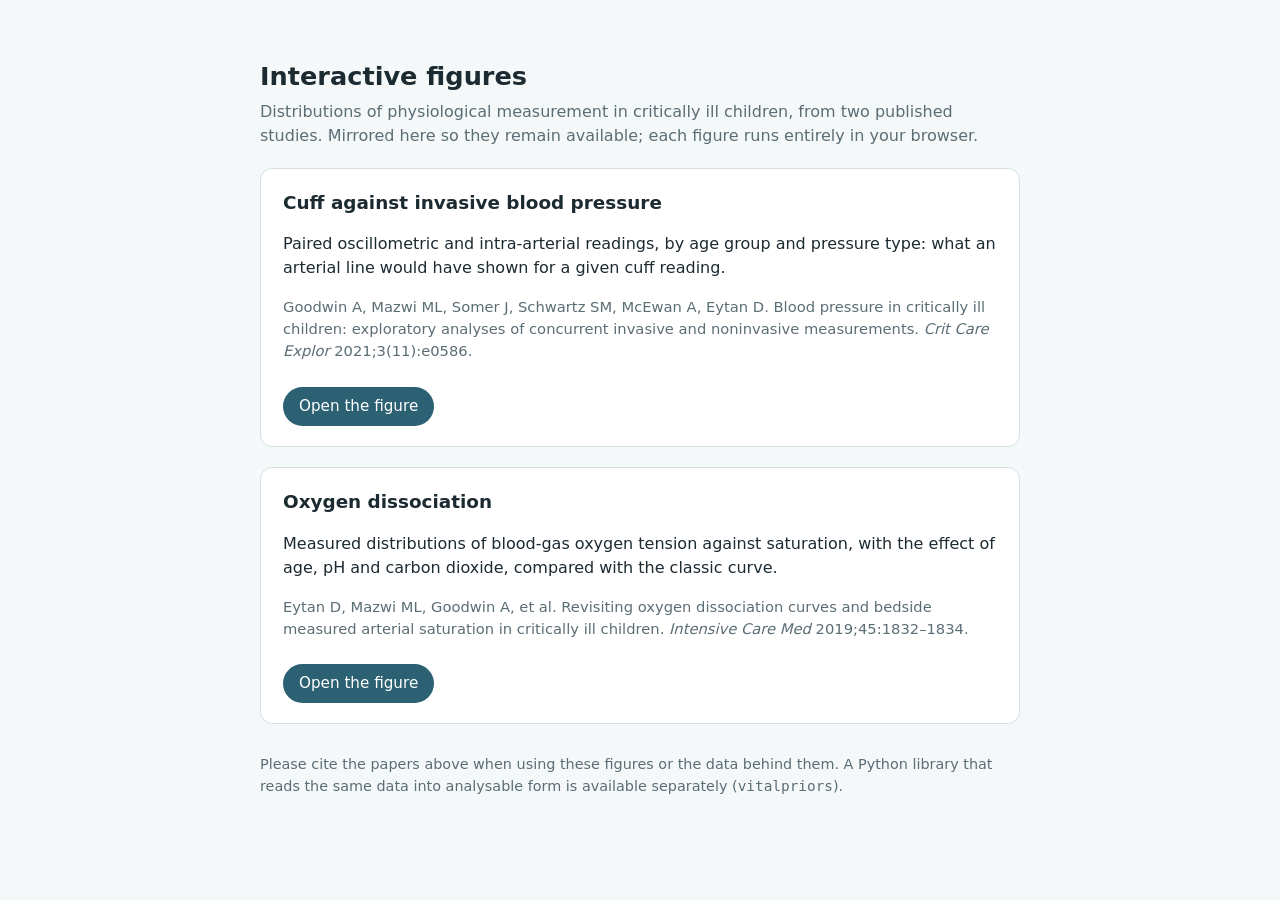
<file: figures/index.html>
<!doctype html>
<html lang="en">
<head>
<meta charset="utf-8">
<meta name="viewport" content="width=device-width, initial-scale=1">
<title>Interactive figures: physiological measurement in critically ill children</title>
<style>
 body { font-family: system-ui, -apple-system, "Segoe UI", sans-serif; max-width: 760px; margin: 0 auto;
        padding: 40px 20px 80px; color: #1c2a31; line-height: 1.5; background: #f5f8f9; }
 h1 { font-size: 1.6rem; margin-bottom: 4px; }
 .lede { color: #5b6d75; margin-top: 0; }
 .card { background: #fff; border: 1px solid #d5dfe3; border-radius: 12px; padding: 20px 22px; margin: 20px 0; }
 h2 { font-size: 1.15rem; margin: 0 0 6px; }
 .cite { font-size: 0.92rem; color: #5b6d75; }
 a.go { display: inline-block; margin-top: 10px; background: #2c6173; color: #fff; text-decoration: none;
        padding: 8px 16px; border-radius: 999px; font-size: 0.95rem; }
 footer { color: #5b6d75; font-size: 0.9rem; margin-top: 30px; }
</style>
</head>
<body>
<h1>Interactive figures</h1>
<p class="lede">Distributions of physiological measurement in critically ill children, from two published
studies. Mirrored here so they remain available; each figure runs entirely in your browser.</p>

<div class="card">
  <h2>Cuff against invasive blood pressure</h2>
  <p>Paired oscillometric and intra-arterial readings, by age group and pressure type: what an arterial line
  would have shown for a given cuff reading.</p>
  <p class="cite">Goodwin A, Mazwi ML, Somer J, Schwartz SM, McEwan A, Eytan D. Blood pressure in critically ill
  children: exploratory analyses of concurrent invasive and noninvasive measurements.
  <em>Crit Care Explor</em> 2021;3(11):e0586.</p>
  <a class="go" href="bp-comparison/">Open the figure</a>
</div>

<div class="card">
  <h2>Oxygen dissociation</h2>
  <p>Measured distributions of blood-gas oxygen tension against saturation, with the effect of age, pH and
  carbon dioxide, compared with the classic curve.</p>
  <p class="cite">Eytan D, Mazwi ML, Goodwin A, et al. Revisiting oxygen dissociation curves and bedside
  measured arterial saturation in critically ill children. <em>Intensive Care Med</em> 2019;45:1832&ndash;1834.</p>
  <a class="go" href="oxygen-dissociation/">Open the figure</a>
</div>

<footer>
<p>Please cite the papers above when using these figures or the data behind them. A Python library that reads
the same data into analysable form is available separately (<code>vitalpriors</code>).</p>
</footer>
</body>
</html>
</file>
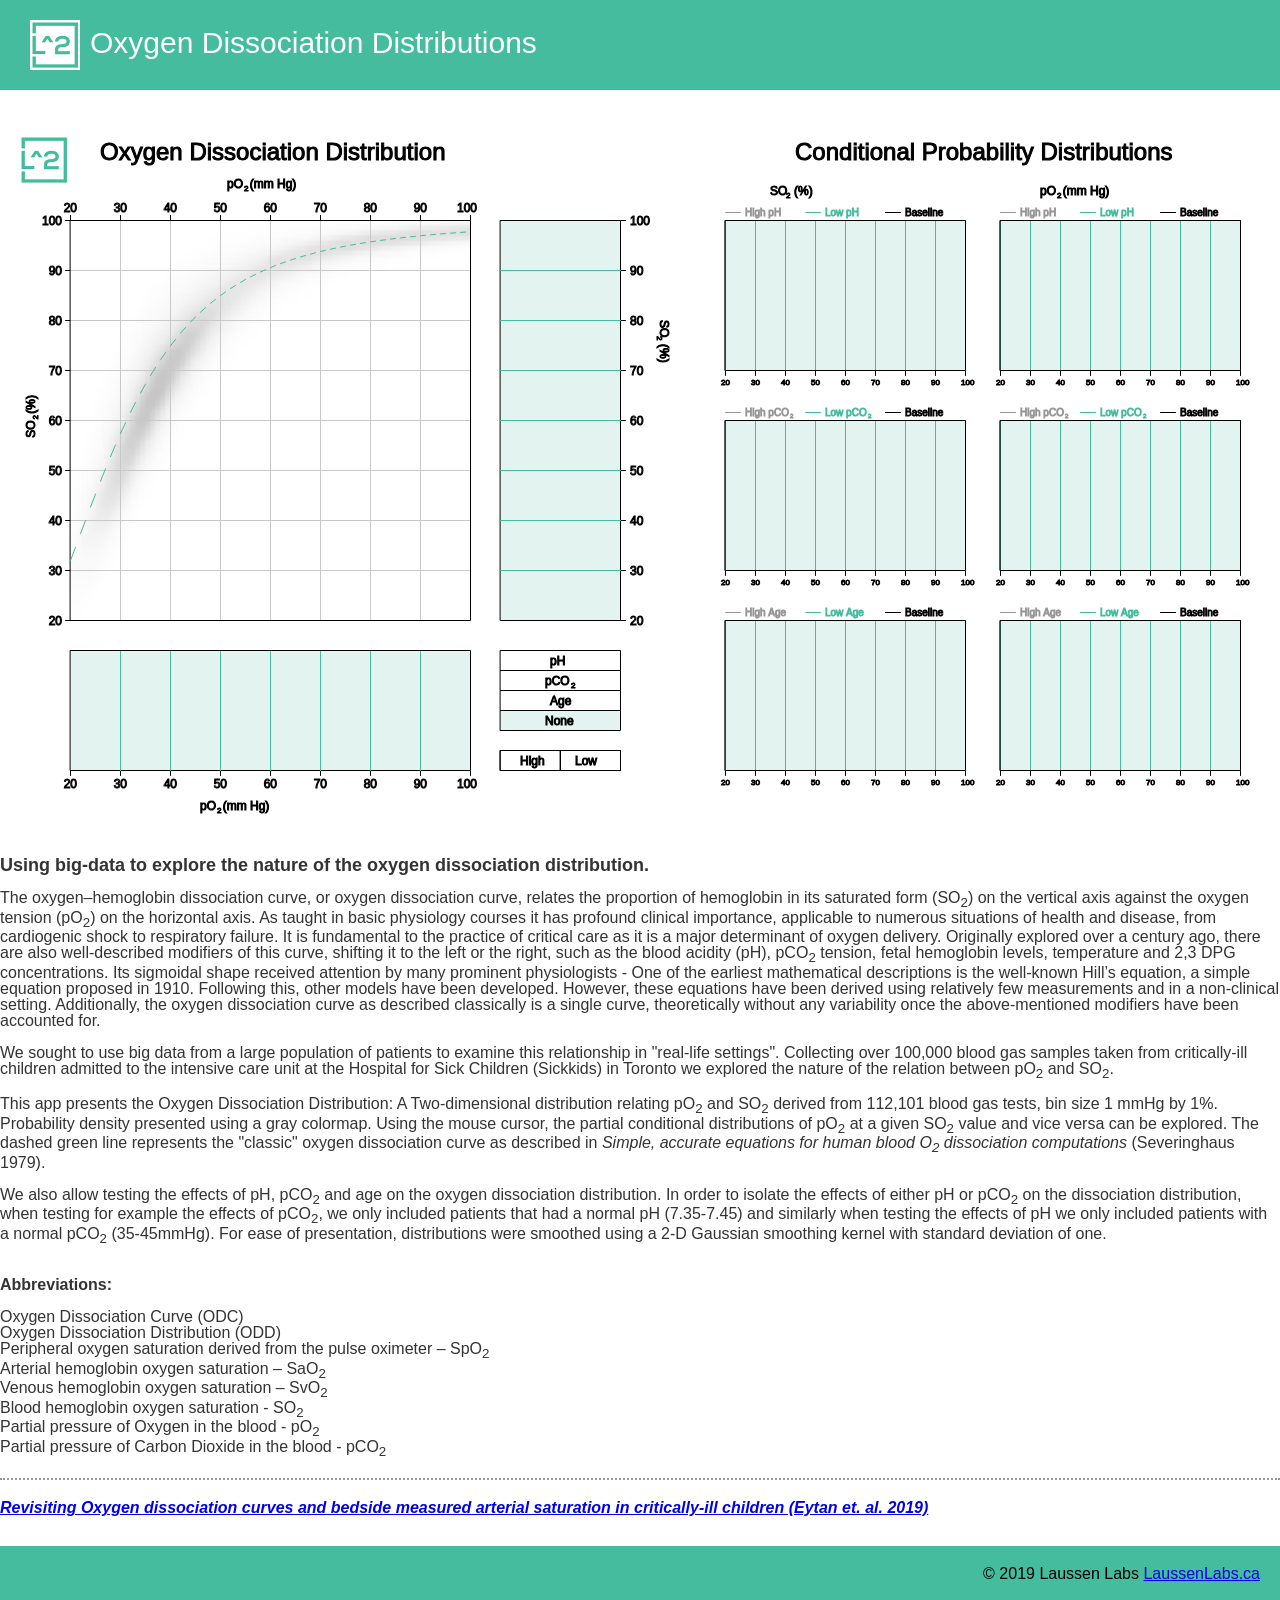
<file: figures/oxygen-dissociation/index.html>
<html>
<head>
  <meta charset="UTF-8">
  <meta name="viewport" content="width=device-width, initial-scale=1.0">

  <!-- PLEASE NO CHANGES BELOW THIS LINE (UNTIL I SAY SO) -->
  <script language="javascript" type="text/javascript" src="libraries/p5.min.js"></script>
  <script language="javascript" type="text/javascript" src="ODC_sketch_004.js"></script>
  <!-- OK, YOU CAN MAKE CHANGES BELOW THIS LINE AGAIN -->
  <script language="javascript" type="text/javascript" src="data/data.js"></script>
  <!-- This line removes any default padding and style.
       You might only need one of these values set. -->
  <!--<style> body { padding: 0; margin: 0; } </style> -->
  <link rel="stylesheet" href="style.css">
  <title>Oxygen Dissociation Distributions</title>
</head>

<body>

  <header>
    <div id="logo"><img src="images/logo-icon_50px.png">Oxygen Dissociation Distributions</div>
    <nav>  

    </nav>
  </header>

  <section id="pageContent">
    <main role="main">
      <article>

    <div id="sketch-holder">
     
    </div>
        <br />
 
    <h3>Using big-data to explore the nature of the oxygen dissociation distribution.</h3>
    <br />

        <p>The oxygen–hemoglobin dissociation curve, or oxygen dissociation curve, relates the proportion of hemoglobin in its saturated form (SO<sub>2</sub>) on the vertical axis against the oxygen tension (pO<sub>2</sub>) on the horizontal axis. 
        As taught in basic physiology courses it has profound clinical importance, applicable to numerous situations of health and disease, from cardiogenic shock to respiratory failure. 
        It is fundamental to the practice of critical care as it is a major determinant of oxygen delivery. 
        Originally explored over a century ago, there are also well-described modifiers of this curve, shifting it to the left or the right, such as the blood acidity (pH), pCO<sub>2</sub> tension, fetal hemoglobin levels, temperature and 2,3 DPG concentrations. 
        Its sigmoidal shape received attention by many prominent physiologists - One of the earliest mathematical descriptions is the well-known Hill’s equation, a simple equation proposed in 1910. 
        Following this, other models have been developed. 
        However, these equations have been derived using relatively few measurements and in a non-clinical setting. 
        Additionally, the oxygen dissociation curve as described classically is a single curve, theoretically without any variability once the above-mentioned modifiers have been accounted for.</p>
        <br />

        <p>We sought to use big data from a large population of patients to examine this relationship in "real-life settings". 
        Collecting over 100,000 blood gas samples taken from critically-ill children admitted to the intensive care unit at the Hospital for Sick Children (Sickkids) in Toronto we explored the nature of the relation between pO<sub>2</sub> and SO<sub>2</sub>.</p>
<br />
        <p>This app presents the Oxygen Dissociation Distribution:  A Two-dimensional distribution relating pO<sub>2</sub> and SO<sub>2</sub> derived from 112,101 blood gas tests, bin size 1 mmHg by 1%. 
        Probability density presented using a gray colormap. 
        Using the mouse cursor, the partial conditional distributions of pO<sub>2</sub> at a given SO<sub>2</sub> value and vice versa can be explored. The dashed green line represents the "classic" oxygen dissociation curve as described in <i>Simple, accurate equations for
human blood O<sub>2</sub> dissociation computations</i> (Severinghaus 1979).</p>
<br />
        <p>We also allow testing the effects of pH, pCO<sub>2</sub> and age on the oxygen dissociation distribution. 
        In order to isolate the effects of either pH or pCO<sub>2</sub> on the dissociation distribution, when testing for example the effects of pCO<sub>2</sub>, we only included patients that had a normal pH (7.35-7.45) and similarly when testing the effects of pH we only included patients with a normal pCO<sub>2</sub> (35-45mmHg). 
        For ease of presentation, distributions were smoothed using a 2-D Gaussian smoothing kernel with standard deviation of one.</p>
      
<br /><br />    
      <p>
      <b>Abbreviations:</b></p><br />
<p>
<ul>
<li>Oxygen Dissociation Curve (ODC)</li>
<li>Oxygen Dissociation Distribution (ODD)</li>
<li>Peripheral oxygen saturation derived from the pulse oximeter – SpO<sub>2</sub></li>
<li>Arterial hemoglobin oxygen saturation – SaO<sub>2</sub></li>
<li>Venous hemoglobin oxygen saturation – SvO<sub>2</sub></li>
<li>Blood hemoglobin oxygen saturation - SO<sub>2</sub></li>
<li>Partial pressure of Oxygen in the blood - pO<sub>2</sub></li>
<li>Partial pressure of Carbon Dioxide in the blood - pCO<sub>2</sub></li>
</ul>
</p>
      
      
      </article>
      
    </main>

  <b><i><a href="https://link.springer.com/article/10.1007%2Fs00134-019-05792-x">Revisiting Oxygen dissociation curves and bedside measured arterial saturation in critically-ill children (Eytan et. al. 2019)</a></i></b>

  </section>

  <footer>
    <p>&copy; 2019 Laussen Labs <a href="https://laussenlabs.ca/"  >LaussenLabs.ca</a></p>

  </footer>




</body>
</html>
</file>
<file: figures/oxygen-dissociation/style.css>
html,body,div,span,object,iframe,h1,h2,h3,h4,h5,h6,p,blockquote,pre,abbr,address,cite,code,del,dfn,em,img,ins,kbd,q,samp,small,strong,sup,var,b,i,dl,dt,dd,ol,ul,li,fieldset,form,label,legend,table,caption,tbody,tfoot,thead,tr,th,td,article,aside,canvas,details,figcaption,figure,footer,header,hgroup,menu,nav,section,summary,time,mark,audio,video{margin:0;padding:0;border:0;outline:0;font-size:100%;vertical-align:baseline;background:transparent}
body{line-height:1; font-family: arial;}
h1{font-size: 25px;}h2{font-size: 21px;}h3{font-size: 18px;}h4{font-size: 16px;}
article,aside,details,figcaption,figure,footer,header,hgroup,menu,nav,section{display:block}
nav ul{list-style:none}
blockquote,q{quotes:none}
blockquote:before,blockquote:after,q:before,q:after{content:none}
a{margin:0;padding:0;font-size:100%;vertical-align:baseline;background:transparent}
ins{background-color:#ff9;color:#000;text-decoration:none}
mark{background-color:#ff9;color:#000;font-style:italic;font-weight:bold}
del{text-decoration:line-through}
abbr[title],dfn[title]{border-bottom:1px dotted;cursor:help}
table{border-collapse:collapse;border-spacing:0}
hr{display:block;height:1px;border:0;border-top:1px solid #ccc;margin:1em 0;padding:0}
input,select{vertical-align:middle}

body,html {
	background-color: #FFF;
}
header {
    background: #44bc9d;
    padding: 20px 30px;
    max-width: 1280px;
    margin: auto;
}
nav {
    display: inline-block;
}
nav ul li a {
    background: #EEE;
    padding: 2px 10px;
    font-size: 20px;
    text-decoration: none;
    font-weight: bold;
    color: #444;
    border-radius: 10px;
}
nav ul li a:hover {
	background: #FFF;
}
nav ul li {
    display: inline-block;
    margin: 10px;
}
nav ul {
    list-style: none;
}
#pageContent {
    max-width: 1280px;
    margin: auto;
    border: none;
}
main {
	float: left;
	width: 1280;
}
aside {
	float: right;
	width: 30%;
}
article {
    border-bottom: 2px dotted #999;
    padding-bottom: 20px;
    margin-bottom: 20px;
}
article h2 {
    font-weight: normal;
    margin-bottom: 12px;
}
article p {
	
}
main section {
	
}
footer {
	background: #44bc9d;
	max-width: 1280px;
	margin: auto;
	clear: both;
	text-align: right;
}
footer p {
	padding: 20px;
}
address {
    padding: 10px 20px 30px 10px;
}
aside > div {
	margin: 10px auto;
	background: #AEC6CF;
	min-height: 100px;
}
#logo {
    display: inline-block;
    vertical-align: middle;
    font-size: 30px;
    margin-right: 75px;
    color: #FFF;
}
#logo img {
    width: 50px;
    vertical-align: middle;
    margin-right: 10px;
}
body > section {
    max-width: 1280px;
    margin: auto;
    padding: 30px 0px;
    border-bottom: 1px solid #999;
    color: #333;
}

@media screen and (max-width: 1000px) {
	body > section {
		padding: 30px 20px;
	}
}
@media screen and (max-width: 600px) {
	main {
		float: none;
		width: 100%;
	}
	aside {
		float: none;
		width: 100%;
	}

}
</file>
